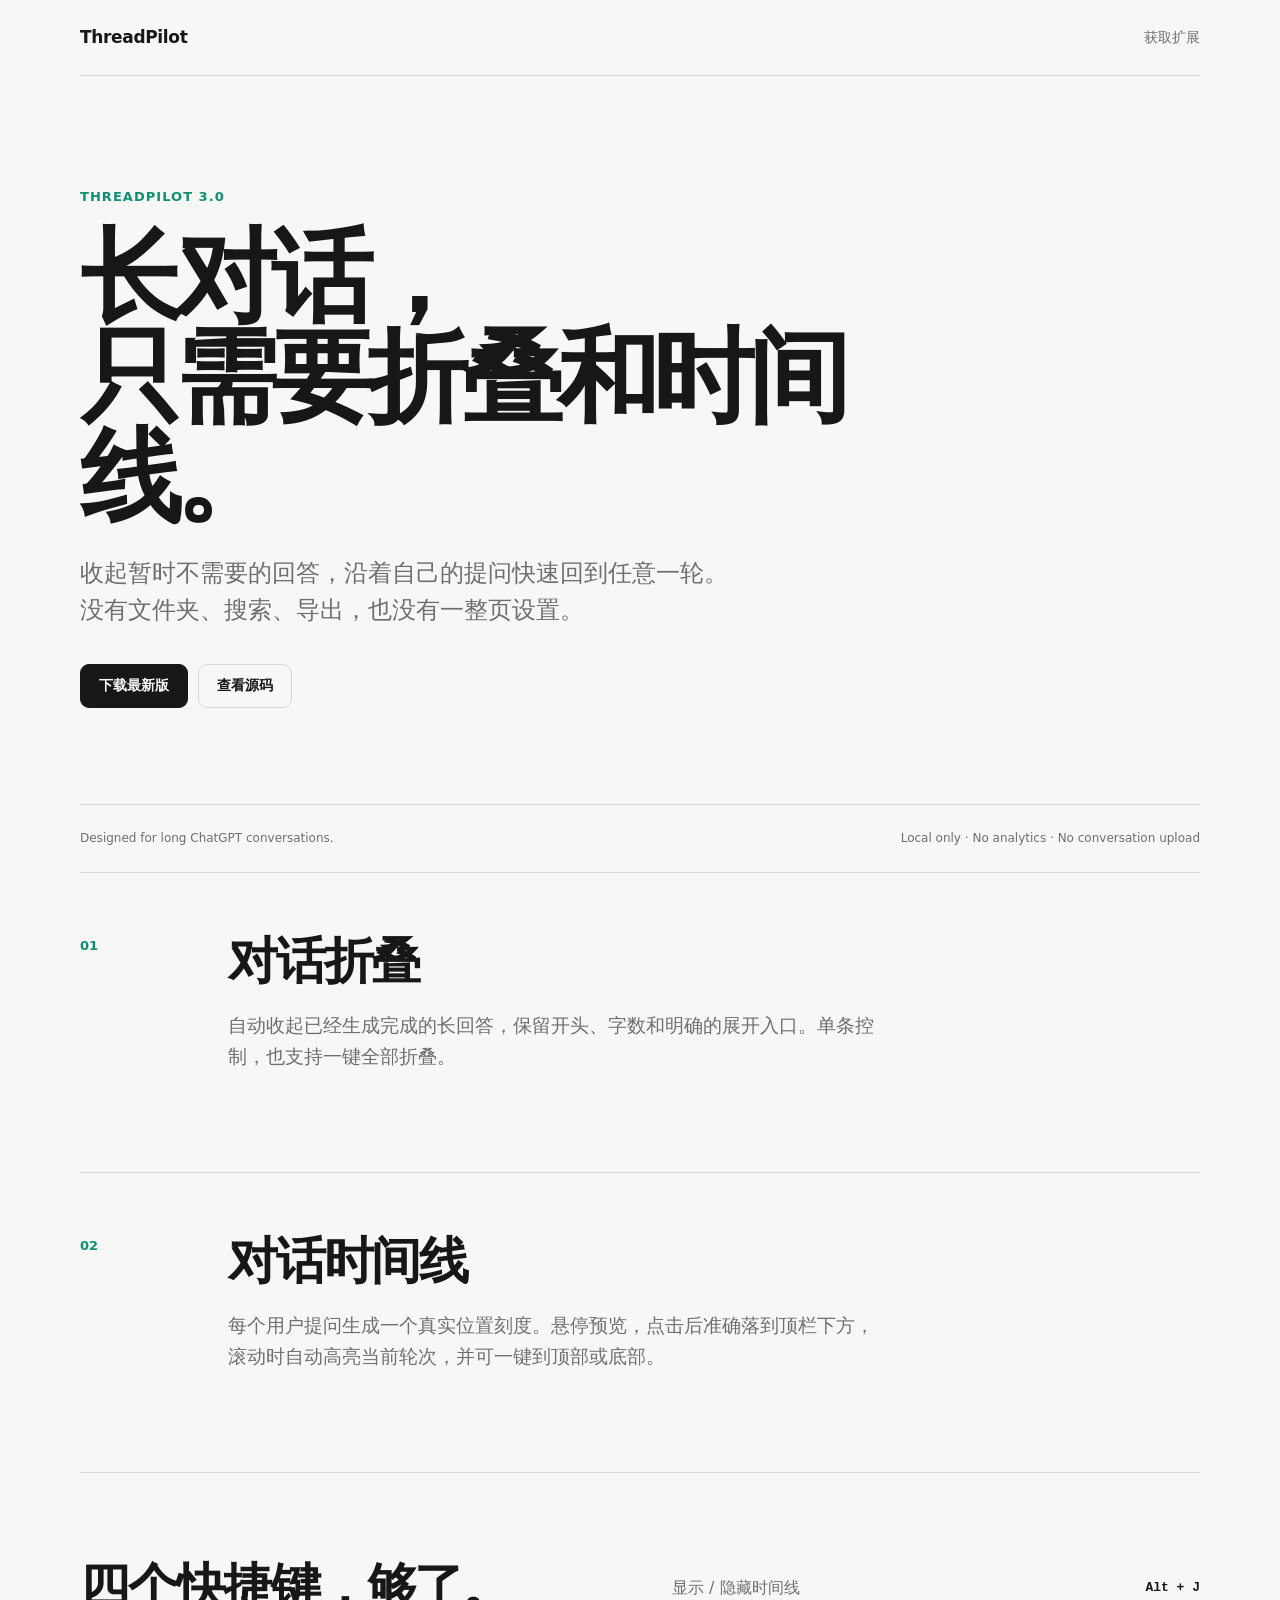
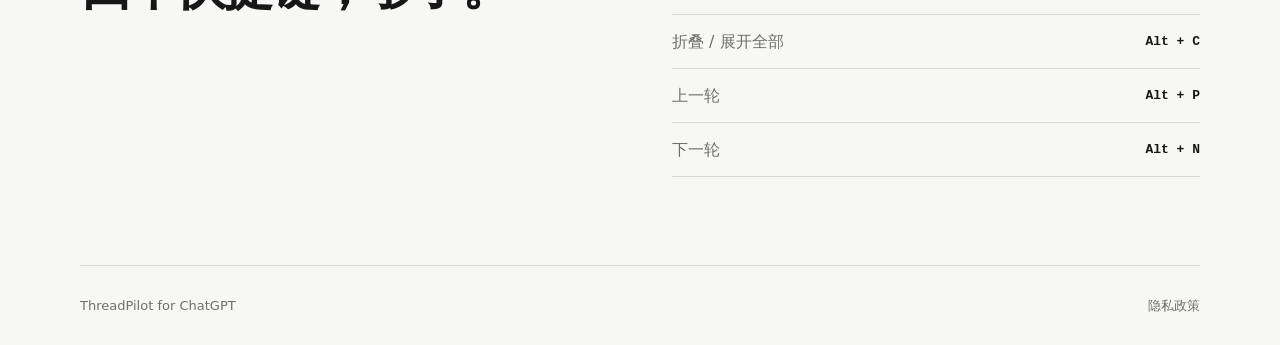
<file: docs/index.html>
<!doctype html>
<html lang="zh-CN">
<head>
  <meta charset="utf-8">
  <meta name="viewport" content="width=device-width, initial-scale=1">
  <title>ThreadPilot — 长对话，只需要折叠和时间线</title>
  <link rel="stylesheet" href="site.css">
</head>
<body>
  <main>
    <nav>
      <a class="wordmark" href="https://github.com/billowssun/threadpilot-for-chatgpt">ThreadPilot</a>
      <a class="nav-link" href="https://github.com/billowssun/threadpilot-for-chatgpt/releases/latest">获取扩展</a>
    </nav>

    <header class="hero">
      <p class="eyebrow">ThreadPilot 3.0</p>
      <h1>长对话，<br>只需要折叠和时间线。</h1>
      <p class="lede">收起暂时不需要的回答，沿着自己的提问快速回到任意一轮。没有文件夹、搜索、导出，也没有一整页设置。</p>
      <div class="actions">
        <a class="button primary" href="https://github.com/billowssun/threadpilot-for-chatgpt/releases/latest">下载最新版</a>
        <a class="button secondary" href="https://github.com/billowssun/threadpilot-for-chatgpt">查看源码</a>
      </div>
    </header>

    <section class="principle" aria-label="产品原则">
      <p>Designed for long ChatGPT conversations.</p>
      <p>Local only · No analytics · No conversation upload</p>
    </section>

    <section class="features">
      <article>
        <span class="index">01</span>
        <div>
          <h2>对话折叠</h2>
          <p>自动收起已经生成完成的长回答，保留开头、字数和明确的展开入口。单条控制，也支持一键全部折叠。</p>
        </div>
      </article>
      <article>
        <span class="index">02</span>
        <div>
          <h2>对话时间线</h2>
          <p>每个用户提问生成一个真实位置刻度。悬停预览，点击后准确落到顶栏下方，滚动时自动高亮当前轮次，并可一键到顶部或底部。</p>
        </div>
      </article>
    </section>

    <section class="shortcuts">
      <h2>四个快捷键，够了。</h2>
      <dl>
        <div><dt>显示 / 隐藏时间线</dt><dd>Alt + J</dd></div>
        <div><dt>折叠 / 展开全部</dt><dd>Alt + C</dd></div>
        <div><dt>上一轮</dt><dd>Alt + P</dd></div>
        <div><dt>下一轮</dt><dd>Alt + N</dd></div>
      </dl>
    </section>

    <footer>
      <span>ThreadPilot for ChatGPT</span>
      <a href="https://github.com/billowssun/threadpilot-for-chatgpt/blob/main/PRIVACY_POLICY.md">隐私政策</a>
    </footer>
  </main>
</body>
</html>
</file>
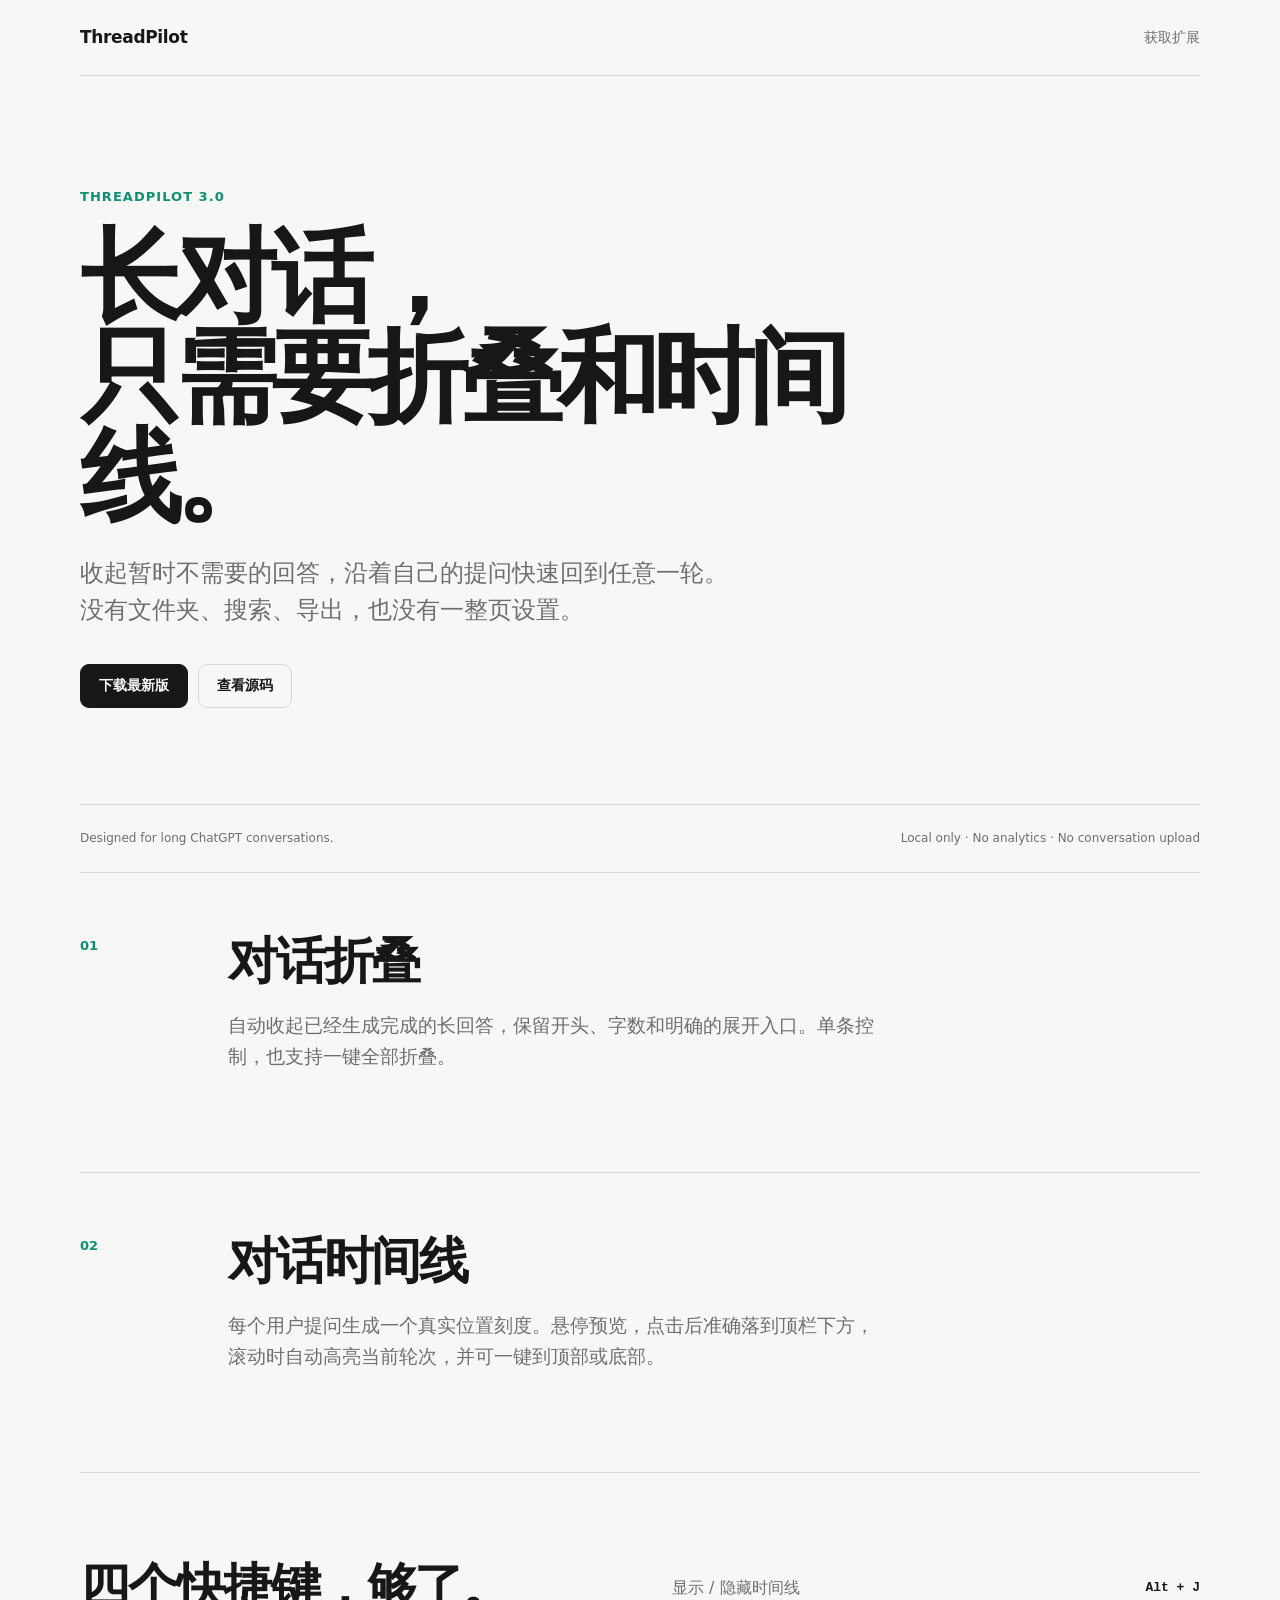
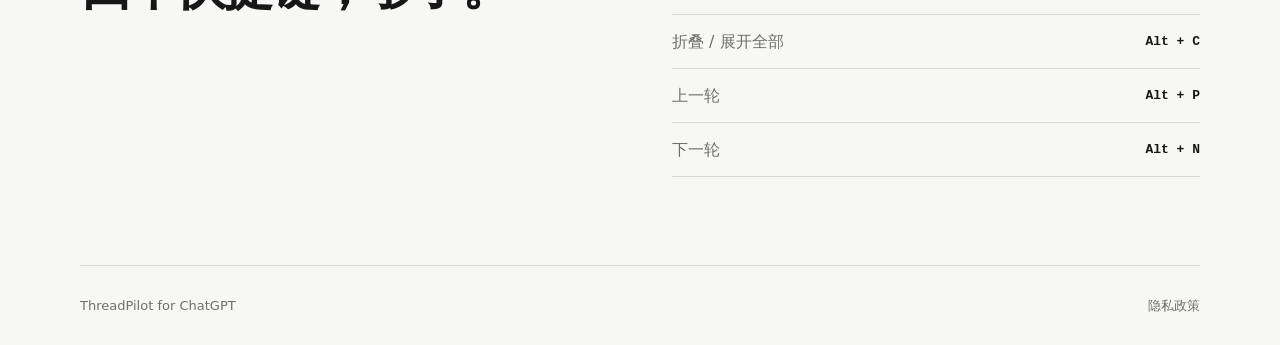
<file: about.html>
<!doctype html>
<html lang="zh-CN">
<head>
  <meta charset="utf-8">
  <meta name="viewport" content="width=device-width, initial-scale=1">
  <title>ThreadPilot — 长对话，只需要折叠和时间线</title>
  <link rel="stylesheet" href="docs/site.css">
</head>
<body>
  <main>
    <nav>
      <a class="wordmark" href="https://github.com/billowssun/threadpilot-for-chatgpt">ThreadPilot</a>
      <a class="nav-link" href="https://github.com/billowssun/threadpilot-for-chatgpt/releases/latest">获取扩展</a>
    </nav>

    <header class="hero">
      <p class="eyebrow">ThreadPilot 3.0</p>
      <h1>长对话，<br>只需要折叠和时间线。</h1>
      <p class="lede">收起暂时不需要的回答，沿着自己的提问快速回到任意一轮。没有文件夹、搜索、导出，也没有一整页设置。</p>
      <div class="actions">
        <a class="button primary" href="https://github.com/billowssun/threadpilot-for-chatgpt/releases/latest">下载最新版</a>
        <a class="button secondary" href="https://github.com/billowssun/threadpilot-for-chatgpt">查看源码</a>
      </div>
    </header>

    <section class="principle" aria-label="产品原则">
      <p>Designed for long ChatGPT conversations.</p>
      <p>Local only · No analytics · No conversation upload</p>
    </section>

    <section class="features">
      <article>
        <span class="index">01</span>
        <div>
          <h2>对话折叠</h2>
          <p>自动收起已经生成完成的长回答，保留开头、字数和明确的展开入口。单条控制，也支持一键全部折叠。</p>
        </div>
      </article>
      <article>
        <span class="index">02</span>
        <div>
          <h2>对话时间线</h2>
          <p>每个用户提问生成一个真实位置刻度。悬停预览，点击后准确落到顶栏下方，滚动时自动高亮当前轮次，并可一键到顶部或底部。</p>
        </div>
      </article>
    </section>

    <section class="shortcuts">
      <h2>四个快捷键，够了。</h2>
      <dl>
        <div><dt>显示 / 隐藏时间线</dt><dd>Alt + J</dd></div>
        <div><dt>折叠 / 展开全部</dt><dd>Alt + C</dd></div>
        <div><dt>上一轮</dt><dd>Alt + P</dd></div>
        <div><dt>下一轮</dt><dd>Alt + N</dd></div>
      </dl>
    </section>

    <footer>
      <span>ThreadPilot for ChatGPT</span>
      <a href="PRIVACY_POLICY.md">隐私政策</a>
    </footer>
  </main>
</body>
</html>
</file>
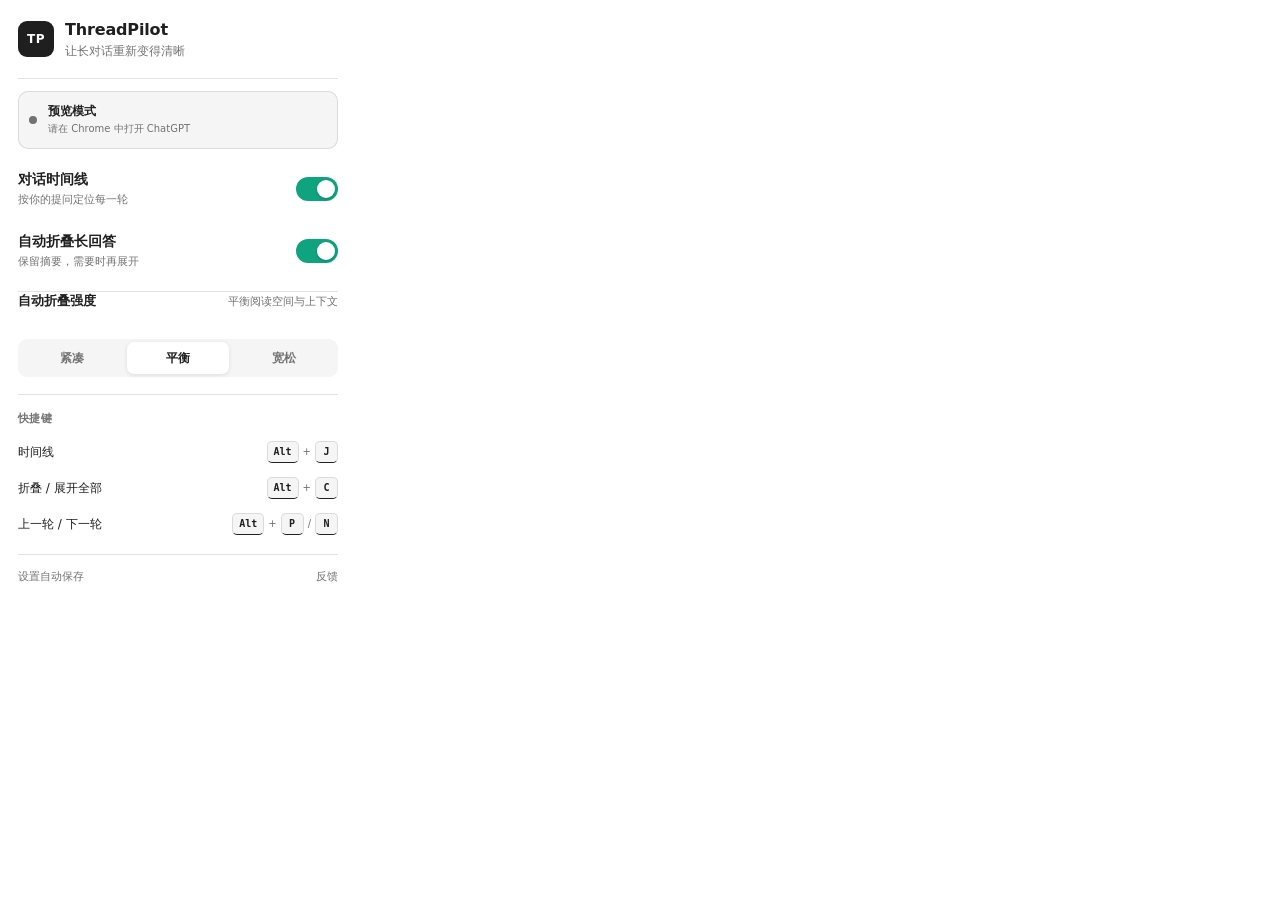
<file: popup.html>
<!doctype html>
<html lang="zh-CN">
<head>
  <meta charset="utf-8">
  <meta name="viewport" content="width=device-width, initial-scale=1">
  <title>ThreadPilot</title>
  <link rel="stylesheet" href="popup.css">
</head>
<body>
  <header class="brand">
    <div class="brand-mark" aria-hidden="true">TP</div>
    <div>
      <h1>ThreadPilot</h1>
      <p>让长对话重新变得清晰</p>
    </div>
  </header>

  <main>
    <section class="connection-card" id="connectionCard" data-state="checking" aria-live="polite">
      <span class="connection-dot" aria-hidden="true"></span>
      <span class="connection-copy">
        <strong id="connectionTitle">正在检查页面</strong>
        <small id="connectionDetail">确认 ThreadPilot 是否已连接</small>
      </span>
      <button id="reconnectPage" type="button" hidden>重新连接</button>
    </section>

    <section class="primary-settings" aria-label="核心功能">
      <label class="setting-row" for="timelineEnabled">
        <span class="setting-copy">
          <strong>对话时间线</strong>
          <small>按你的提问定位每一轮</small>
        </span>
        <span class="switch">
          <input id="timelineEnabled" type="checkbox">
          <span aria-hidden="true"></span>
        </span>
      </label>

      <label class="setting-row" for="autoCollapse">
        <span class="setting-copy">
          <strong>自动折叠长回答</strong>
          <small>保留摘要，需要时再展开</small>
        </span>
        <span class="switch">
          <input id="autoCollapse" type="checkbox">
          <span aria-hidden="true"></span>
        </span>
      </label>
    </section>

    <fieldset class="fold-density">
      <legend>
        <span>自动折叠强度</span>
        <small id="presetHint">平衡阅读空间与上下文</small>
      </legend>
      <div class="segment">
        <label>
          <input type="radio" name="foldPreset" value="compact">
          <span>紧凑</span>
        </label>
        <label>
          <input type="radio" name="foldPreset" value="balanced">
          <span>平衡</span>
        </label>
        <label>
          <input type="radio" name="foldPreset" value="relaxed">
          <span>宽松</span>
        </label>
      </div>
    </fieldset>

    <section class="shortcuts" aria-label="快捷键">
      <div class="section-title">快捷键</div>
      <dl>
        <div><dt>时间线</dt><dd><kbd>Alt</kbd><span>+</span><kbd>J</kbd></dd></div>
        <div><dt>折叠 / 展开全部</dt><dd><kbd>Alt</kbd><span>+</span><kbd>C</kbd></dd></div>
        <div><dt>上一轮 / 下一轮</dt><dd><kbd>Alt</kbd><span>+</span><kbd>P</kbd><span>/</span><kbd>N</kbd></dd></div>
      </dl>
    </section>
  </main>

  <footer>
    <span id="status" role="status" aria-live="polite">设置自动保存</span>
    <a href="https://github.com/billowssun/threadpilot-for-chatgpt" target="_blank" rel="noreferrer">反馈</a>
  </footer>

  <script src="popup.js"></script>
</body>
</html>
</file>
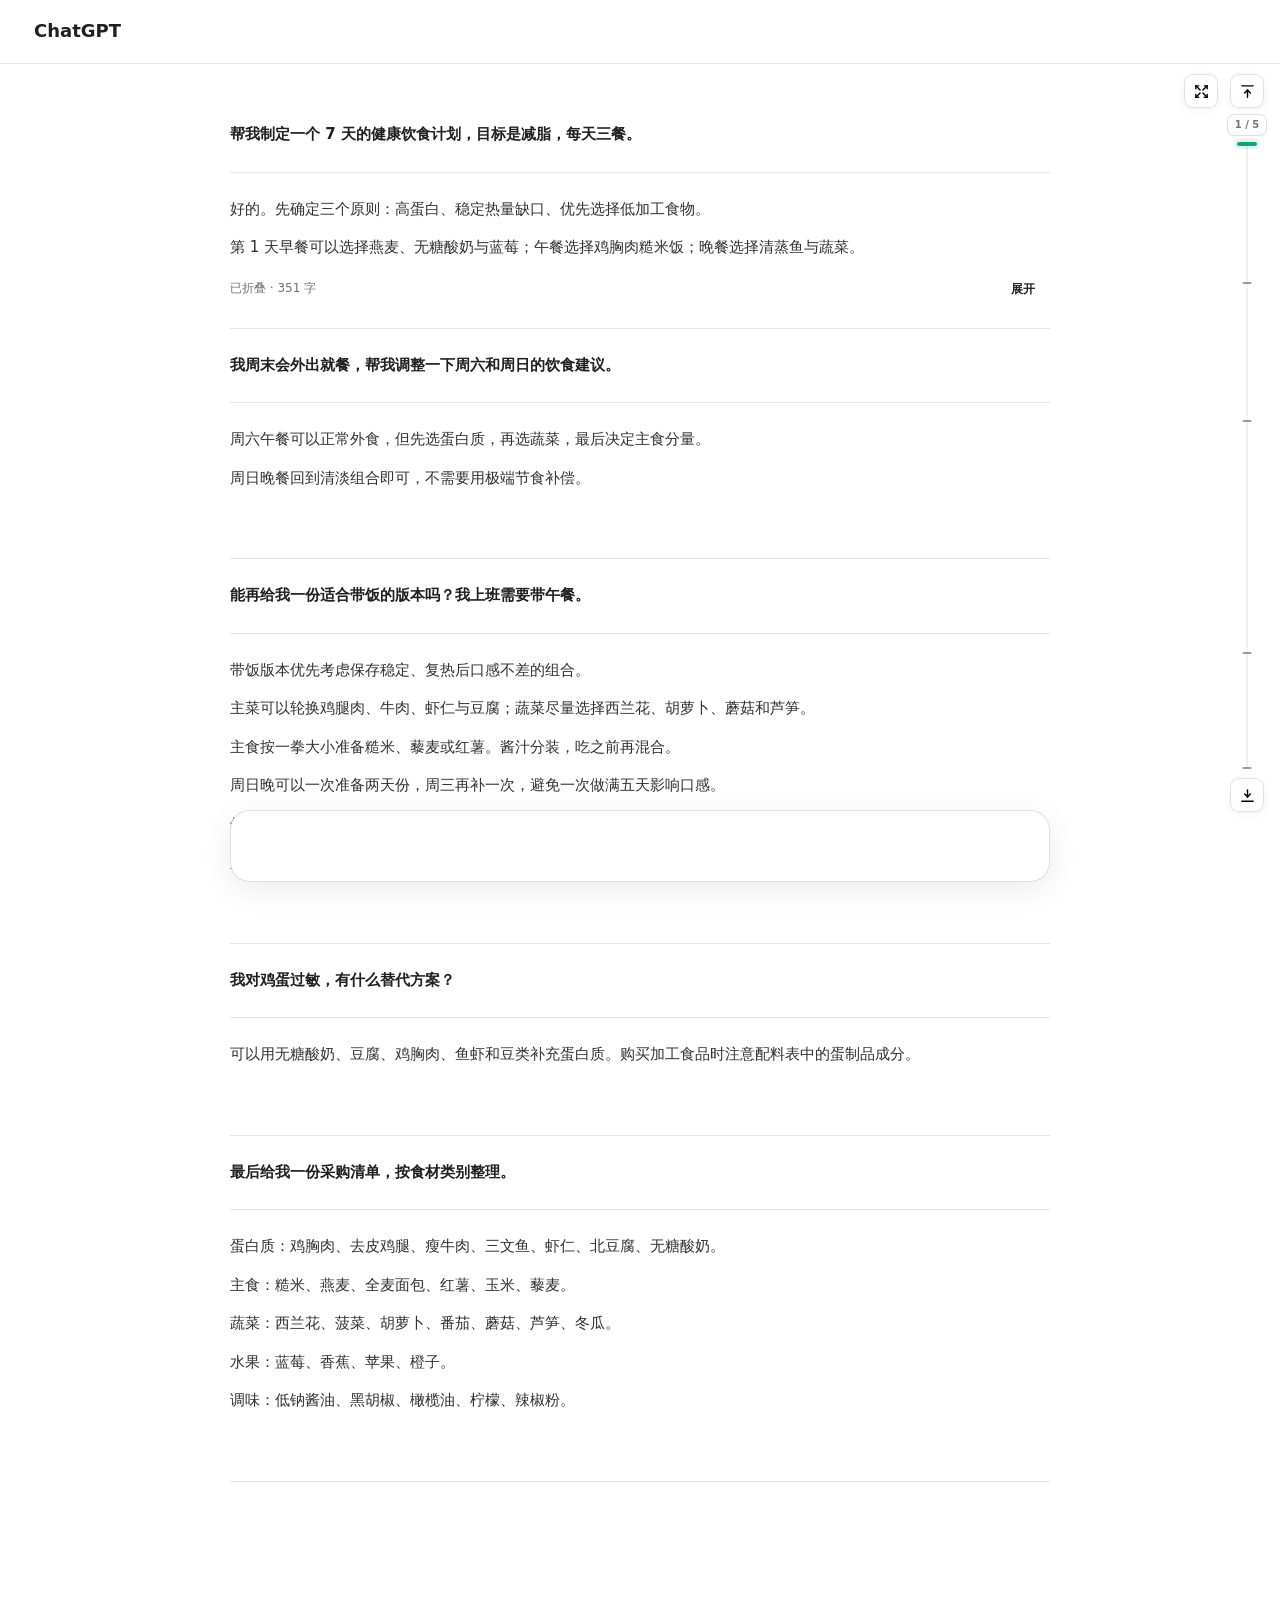
<file: tests/fixture.html>
<!doctype html>
<html lang="zh-CN">
<head>
  <meta charset="utf-8">
  <meta name="viewport" content="width=device-width, initial-scale=1">
  <title>ThreadPilot 长对话测试</title>
  <link rel="stylesheet" href="../styles.css">
  <style>
    :root {
      color-scheme: light;
    }

    * {
      box-sizing: border-box;
    }

    html {
      scroll-behavior: smooth;
    }

    body {
      margin: 0;
      background: #fff;
      color: #202020;
      font: 15px/1.7 ui-sans-serif, system-ui, -apple-system, BlinkMacSystemFont, "Segoe UI", "Microsoft YaHei", sans-serif;
    }

    header {
      position: sticky;
      z-index: 4;
      top: 0;
      height: 64px;
      padding: 0 34px;
      display: flex;
      align-items: center;
      border-bottom: 1px solid rgba(0, 0, 0, 0.1);
      background: rgba(255, 255, 255, 0.95);
      backdrop-filter: blur(12px);
    }

    header strong {
      font-size: 18px;
    }

    main {
      width: min(820px, calc(100vw - 150px));
      margin: 0 auto;
      padding: 34px 0 180px;
    }

    .scroll-shell {
      height: calc(100vh - 64px);
      overflow-y: auto;
      overscroll-behavior: contain;
    }

    article,
    section[data-testid^="conversation-turn-"] {
      padding: 24px 0;
      border-bottom: 1px solid rgba(0, 0, 0, 0.1);
    }

    [data-message-author-role="user"] {
      font-weight: 650;
    }

    [data-message-author-role="assistant"] {
      color: #303030;
    }

    .markdown p {
      margin: 0 0 13px;
    }

    .composer {
      position: fixed;
      z-index: 3;
      right: 50%;
      bottom: 18px;
      width: min(820px, calc(100vw - 150px));
      min-height: 72px;
      border: 1px solid rgba(0, 0, 0, 0.12);
      border-radius: 20px;
      background: #fff;
      box-shadow: 0 8px 30px rgba(0, 0, 0, 0.08);
      transform: translateX(50%);
    }

    html.dark body {
      background: #212121;
      color: #ececec;
    }

    html.dark header,
    html.dark .composer {
      border-color: rgba(255, 255, 255, 0.12);
      background: rgba(33, 33, 33, 0.95);
    }

    html.dark article,
    html.dark section[data-testid^="conversation-turn-"] {
      border-color: rgba(255, 255, 255, 0.12);
    }

    html.dark [data-message-author-role="assistant"] {
      color: #dedede;
    }

    @media (max-width: 700px) {
      main,
      .composer {
        width: calc(100vw - 66px);
      }
    }
  </style>
</head>
<body>
  <header><strong>ChatGPT</strong></header>
  <main>
    <article data-testid="conversation-turn-1">
      <div data-message-author-role="user" data-message-id="user-1">
        帮我制定一个 7 天的健康饮食计划，目标是减脂，每天三餐。
      </div>
    </article>
    <article data-testid="conversation-turn-2">
      <div data-message-author-role="assistant" data-message-id="assistant-1">
        <div class="markdown">
          <p>好的。先确定三个原则：高蛋白、稳定热量缺口、优先选择低加工食物。</p>
          <p>第 1 天早餐可以选择燕麦、无糖酸奶与蓝莓；午餐选择鸡胸肉糙米饭；晚餐选择清蒸鱼与蔬菜。</p>
          <p>第 2 天早餐可以选择全麦面包与鸡蛋；午餐选择牛肉沙拉；晚餐选择豆腐菌菇汤。</p>
          <p>第 3 天早餐可以选择香蕉奶昔；午餐选择三文鱼饭；晚餐选择虾仁炒蔬菜。</p>
          <p>第 4 天早餐可以选择低脂奶酪与水果；午餐选择鸡肉卷；晚餐选择番茄牛腩。</p>
          <p>第 5 天早餐可以选择玉米和鸡蛋；午餐选择金枪鱼意面；晚餐选择冬瓜虾皮汤。</p>
          <p>第 6 天早餐可以选择无糖豆浆与全麦馒头；午餐选择照烧鸡腿饭；晚餐选择杂粮粥。</p>
          <p>第 7 天早餐可以选择酸奶坚果杯；午餐选择外食中的清淡套餐；晚餐选择蔬菜豆腐煲。</p>
          <p>每天保证足量饮水，并按训练量调整主食。计划最重要的是可持续，不需要追求单日绝对精确。</p>
        </div>
      </div>
    </article>

    <article data-testid="conversation-turn-3">
      <div data-message-author-role="user" data-message-id="user-2">
        我周末会外出就餐，帮我调整一下周六和周日的饮食建议。
      </div>
    </article>
    <article data-testid="conversation-turn-4">
      <div data-message-author-role="assistant" data-message-id="assistant-2">
        <div class="markdown">
          <p>周六午餐可以正常外食，但先选蛋白质，再选蔬菜，最后决定主食分量。</p>
          <p>周日晚餐回到清淡组合即可，不需要用极端节食补偿。</p>
        </div>
      </div>
    </article>

    <article data-testid="conversation-turn-5">
      <div data-message-author-role="user" data-message-id="user-3">
        能再给我一份适合带饭的版本吗？我上班需要带午餐。
      </div>
    </article>
    <article data-testid="conversation-turn-6">
      <div data-message-author-role="assistant" data-message-id="assistant-3">
        <div class="markdown">
          <p>带饭版本优先考虑保存稳定、复热后口感不差的组合。</p>
          <p>主菜可以轮换鸡腿肉、牛肉、虾仁与豆腐；蔬菜尽量选择西兰花、胡萝卜、蘑菇和芦笋。</p>
          <p>主食按一拳大小准备糙米、藜麦或红薯。酱汁分装，吃之前再混合。</p>
          <p>周日晚可以一次准备两天份，周三再补一次，避免一次做满五天影响口感。</p>
          <p>便当盒最好选择密封分隔款。热食冷却后再盖盖子，减少水汽。</p>
          <p>如果午餐后容易困，可以把午餐主食减少四分之一，把这部分放到训练前。</p>
        </div>
      </div>
    </article>

    <article data-testid="conversation-turn-7">
      <div data-message-author-role="user" data-message-id="user-4">
        我对鸡蛋过敏，有什么替代方案？
      </div>
    </article>
    <article data-testid="conversation-turn-8">
      <div data-message-author-role="assistant" data-message-id="assistant-4">
        <div class="markdown">
          <p>可以用无糖酸奶、豆腐、鸡胸肉、鱼虾和豆类补充蛋白质。购买加工食品时注意配料表中的蛋制品成分。</p>
        </div>
      </div>
    </article>

    <article data-testid="conversation-turn-9">
      <div data-message-author-role="user" data-message-id="user-5">
        最后给我一份采购清单，按食材类别整理。
      </div>
    </article>
    <article data-testid="conversation-turn-10">
      <div data-message-author-role="assistant" data-message-id="assistant-5">
        <div class="markdown">
          <p>蛋白质：鸡胸肉、去皮鸡腿、瘦牛肉、三文鱼、虾仁、北豆腐、无糖酸奶。</p>
          <p>主食：糙米、燕麦、全麦面包、红薯、玉米、藜麦。</p>
          <p>蔬菜：西兰花、菠菜、胡萝卜、番茄、蘑菇、芦笋、冬瓜。</p>
          <p>水果：蓝莓、香蕉、苹果、橙子。</p>
          <p>调味：低钠酱油、黑胡椒、橄榄油、柠檬、辣椒粉。</p>
        </div>
      </div>
    </article>
  </main>
  <div class="composer" aria-label="消息输入框"></div>

  <script>
    (() => {
      if (new URLSearchParams(location.search).get('theme') === 'dark') {
        document.documentElement.classList.add('dark');
      }
      if (new URLSearchParams(location.search).get('streaming') === '1') {
        document.querySelector('[data-message-id="assistant-1"]').setAttribute('data-is-streaming', 'true');
      }
      const store = {
        timelineEnabled: true,
        autoCollapse: true,
        foldPreset: 'compact'
      };
      const listeners = [];
      const messageListeners = [];
      window.chrome = {
        runtime: {
          getURL(path) { return `../${path}`; },
          onMessage: {
            addListener(listener) { messageListeners.push(listener); }
          }
        },
        storage: {
          sync: {
            get(_keys, callback) { callback({ ...store }); },
            set(patch, callback) {
              Object.assign(store, patch);
              const changes = Object.fromEntries(
                Object.entries(patch).map(([key, value]) => [key, { newValue: value }])
              );
              listeners.forEach((listener) => listener(changes, 'sync'));
              callback?.();
            }
          },
          onChanged: {
            addListener(listener) { listeners.push(listener); }
          }
        }
      };

      const requestedTurns = Number(new URLSearchParams(location.search).get('turns') || 5);
      const main = document.querySelector('main');
      for (let turn = 6; turn <= requestedTurns; turn += 1) {
        const user = document.createElement('article');
        user.dataset.testid = `conversation-turn-${turn * 2 - 1}`;
        user.innerHTML = `<div data-message-author-role="user" data-message-id="user-${turn}">第 ${turn} 个测试问题：请继续细化这个计划。</div>`;
        const assistant = document.createElement('article');
        assistant.dataset.testid = `conversation-turn-${turn * 2}`;
        assistant.innerHTML = `<div data-message-author-role="assistant" data-message-id="assistant-${turn}"><div class="markdown"><p>这是第 ${turn} 轮回答，用于验证超长时间线的刻度数量、位置映射和当前轮次更新。</p></div></div>`;
        main.append(user, assistant);
      }

      if (new URLSearchParams(location.search).get('nested') === '1') {
        const shell = document.createElement('div');
        shell.className = 'scroll-shell';
        main.before(shell);
        shell.append(main);
      }

      if (new URLSearchParams(location.search).get('live') === '1') {
        main.querySelectorAll('article').forEach((article) => {
          const section = document.createElement('section');
          [...article.attributes].forEach((attribute) => {
            section.setAttribute(attribute.name, attribute.value);
          });
          section.innerHTML = article.innerHTML;
          article.replaceWith(section);
        });
      }

      if (new URLSearchParams(location.search).get('orphan') === '1') {
        main.querySelector('[data-message-author-role="user"]')
          ?.closest('[data-testid^="conversation-turn-"]')
          ?.remove();
      }

      window.__fixture = {
        ping() {
          let response;
          messageListeners.forEach((listener) => {
            listener({ type: 'threadpilot:ping' }, {}, (value) => {
              response = value;
            });
          });
          return response;
        },
        burst(count = 500) {
          const role = main.querySelector('[data-message-author-role="assistant"]');
          const markdown = role?.querySelector('.markdown');
          if (!role || !markdown) return 0;
          role.setAttribute('data-is-streaming', 'true');
          for (let index = 0; index < count; index += 1) {
            let token = markdown.querySelector('[data-fixture-token]');
            if (!token) {
              token = document.createElement('span');
              token.dataset.fixtureToken = '';
              markdown.append(token);
            }
            token.textContent = ` ${index}`;
          }
          return count;
        },
        stop() {
          const role = main.querySelector('[data-message-author-role="assistant"]');
          role?.removeAttribute('data-is-streaming');
          role?.querySelector('.markdown')?.append(document.createTextNode(' done'));
        }
      };

      const burstCount = Number(new URLSearchParams(location.search).get('burst') || 0);
      if (burstCount > 0) {
        window.setTimeout(() => {
          window.__fixture.burst(burstCount);
          window.setTimeout(() => window.__fixture.stop(), 700);
        }, 80);
      }
    })();
  </script>
  <script src="../content.js"></script>
</body>
</html>
</file>
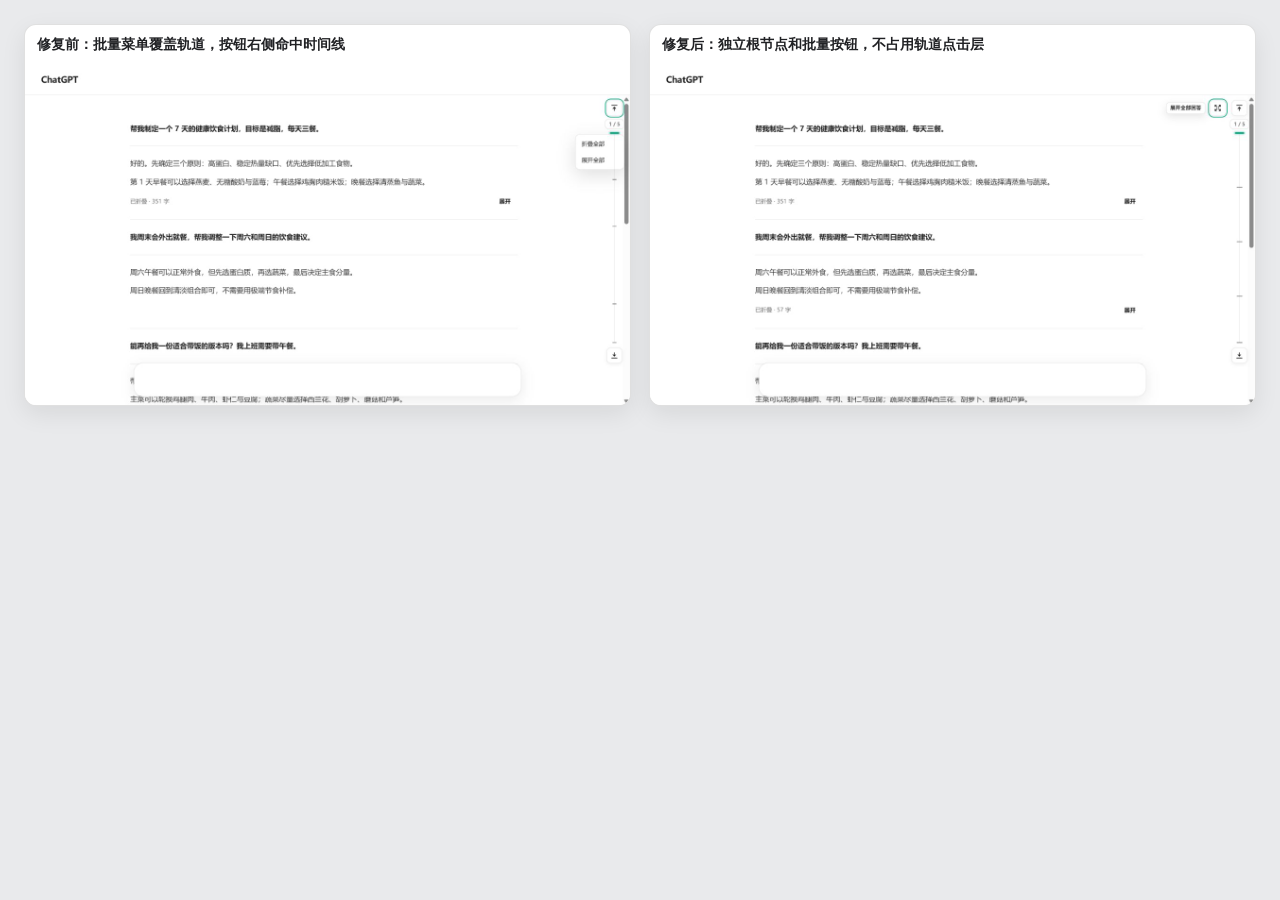
<file: .design-audit/fold-timeline-conflict/compare.html>
<!doctype html>
<html lang="zh-CN">
<head>
  <meta charset="utf-8">
  <meta name="viewport" content="width=device-width, initial-scale=1">
  <title>批量折叠与时间线冲突修复对照</title>
  <style>
    * { box-sizing: border-box; }
    body {
      margin: 0;
      padding: 24px;
      background: #e9eaec;
      color: #202124;
      font: 600 14px/1.4 system-ui, sans-serif;
    }
    main {
      display: grid;
      grid-template-columns: 1fr 1fr;
      gap: 18px;
    }
    figure {
      margin: 0;
      overflow: hidden;
      border: 1px solid rgba(0, 0, 0, 0.12);
      border-radius: 12px;
      background: #fff;
      box-shadow: 0 8px 24px rgba(0, 0, 0, 0.08);
    }
    figcaption { padding: 10px 12px; }
    img { width: 100%; display: block; }
  </style>
</head>
<body>
  <main>
    <figure>
      <figcaption>修复前：批量菜单覆盖轨道，按钮右侧命中时间线</figcaption>
      <img src="01-before-overlap.jpg" alt="修复前的控件重叠">
    </figure>
    <figure>
      <figcaption>修复后：独立根节点和批量按钮，不占用轨道点击层</figcaption>
      <img src="06-final-separated-roots.jpg" alt="修复后的独立批量折叠按钮">
    </figure>
  </main>
</body>
</html>
</file>
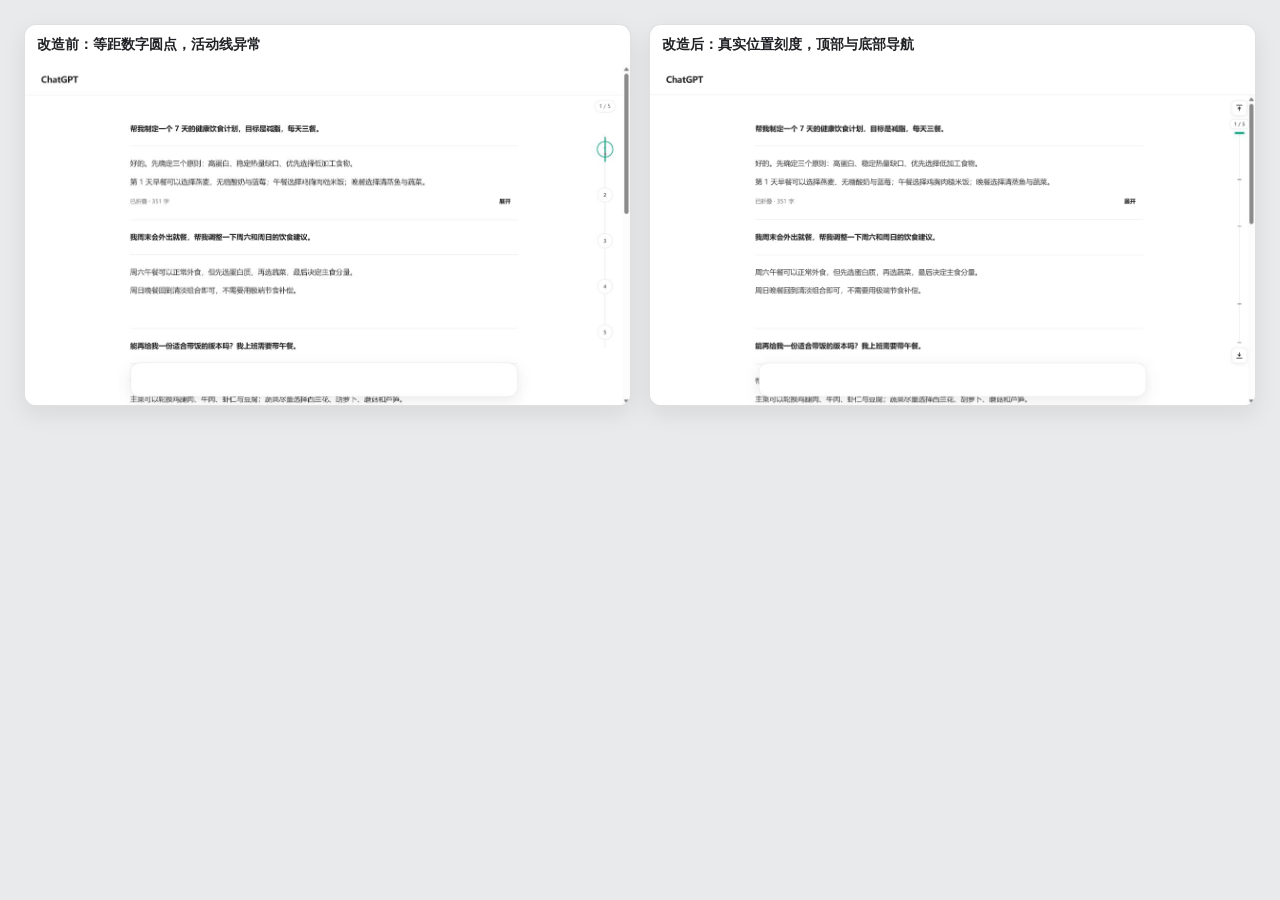
<file: .design-audit/timeline-v2/compare.html>
<!doctype html>
<html lang="zh-CN">
<head>
  <meta charset="utf-8">
  <meta name="viewport" content="width=device-width, initial-scale=1">
  <title>ThreadPilot 时间线前后对照</title>
  <style>
    * { box-sizing: border-box; }
    body {
      margin: 0;
      padding: 24px;
      background: #e9eaec;
      color: #202124;
      font: 600 14px/1.4 system-ui, sans-serif;
    }
    main {
      display: grid;
      grid-template-columns: 1fr 1fr;
      gap: 18px;
    }
    figure {
      margin: 0;
      overflow: hidden;
      border: 1px solid rgba(0, 0, 0, 0.12);
      border-radius: 12px;
      background: #fff;
      box-shadow: 0 8px 24px rgba(0, 0, 0, 0.08);
    }
    figcaption { padding: 10px 12px; }
    img { width: 100%; display: block; }
  </style>
</head>
<body>
  <main>
    <figure>
      <figcaption>改造前：等距数字圆点，活动线异常</figcaption>
      <img src="01-before.png" alt="时间线改造前">
    </figure>
    <figure>
      <figcaption>改造后：真实位置刻度，顶部与底部导航</figcaption>
      <img src="03-after-real-rail.jpg" alt="时间线改造后">
    </figure>
  </main>
</body>
</html>
</file>
<file: docs/site.css>
:root {
  color-scheme: light dark;
  --bg: #f7f7f5;
  --surface: #ffffff;
  --text: #171717;
  --muted: #6f6f6b;
  --line: rgba(0, 0, 0, 0.12);
  --accent: #0f8f72;
}

@media (prefers-color-scheme: dark) {
  :root {
    --bg: #181818;
    --surface: #222222;
    --text: #f0f0ed;
    --muted: #aaa9a3;
    --line: rgba(255, 255, 255, 0.13);
    --accent: #37b997;
  }
}

* {
  box-sizing: border-box;
}

html {
  scroll-behavior: smooth;
}

body {
  margin: 0;
  background: var(--bg);
  color: var(--text);
  font: 16px/1.65 ui-sans-serif, system-ui, -apple-system, BlinkMacSystemFont, "Segoe UI", "Microsoft YaHei", sans-serif;
}

main {
  width: min(1120px, calc(100% - 48px));
  margin: 0 auto;
}

nav {
  height: 76px;
  display: flex;
  align-items: center;
  justify-content: space-between;
  border-bottom: 1px solid var(--line);
}

a {
  color: inherit;
  text-decoration: none;
}

.wordmark {
  font-size: 17px;
  font-weight: 750;
  letter-spacing: -0.02em;
}

.nav-link {
  color: var(--muted);
  font-size: 14px;
}

.hero {
  max-width: 860px;
  padding: 110px 0 96px;
}

.eyebrow {
  margin: 0 0 20px;
  color: var(--accent);
  font-size: 13px;
  font-weight: 750;
  letter-spacing: 0.08em;
  text-transform: uppercase;
}

h1,
h2,
p {
  margin-top: 0;
}

h1 {
  margin-bottom: 28px;
  font-size: clamp(54px, 8vw, 102px);
  font-weight: 650;
  line-height: 0.98;
  letter-spacing: -0.065em;
}

.lede {
  max-width: 670px;
  margin-bottom: 34px;
  color: var(--muted);
  font-size: clamp(18px, 2.1vw, 24px);
  line-height: 1.55;
}

.actions {
  display: flex;
  gap: 10px;
  flex-wrap: wrap;
}

.button {
  min-height: 44px;
  padding: 0 18px;
  display: inline-flex;
  align-items: center;
  justify-content: center;
  border: 1px solid var(--line);
  border-radius: 9px;
  font-size: 14px;
  font-weight: 650;
}

.button.primary {
  border-color: var(--text);
  background: var(--text);
  color: var(--bg);
}

.button.secondary {
  background: transparent;
}

.principle {
  padding: 24px 0;
  display: flex;
  justify-content: space-between;
  gap: 24px;
  border-top: 1px solid var(--line);
  border-bottom: 1px solid var(--line);
  color: var(--muted);
  font-size: 12px;
}

.principle p {
  margin: 0;
}

.features article {
  min-height: 300px;
  padding: 62px 0;
  display: grid;
  grid-template-columns: 120px minmax(0, 1fr);
  gap: 28px;
  border-bottom: 1px solid var(--line);
}

.index {
  color: var(--accent);
  font-size: 13px;
  font-weight: 750;
  font-variant-numeric: tabular-nums;
}

.features h2,
.shortcuts h2 {
  margin-bottom: 22px;
  font-size: clamp(32px, 4vw, 50px);
  font-weight: 650;
  line-height: 1.05;
  letter-spacing: -0.045em;
}

.features p {
  max-width: 650px;
  margin-bottom: 0;
  color: var(--muted);
  font-size: 19px;
}

.shortcuts {
  padding: 88px 0;
  display: grid;
  grid-template-columns: 1fr 1fr;
  gap: 64px;
}

.shortcuts dl {
  margin: 0;
}

.shortcuts dl > div {
  min-height: 54px;
  display: flex;
  align-items: center;
  justify-content: space-between;
  gap: 28px;
  border-bottom: 1px solid var(--line);
}

.shortcuts dt {
  color: var(--muted);
}

.shortcuts dd {
  margin: 0;
  font: 650 13px/1 ui-monospace, SFMono-Regular, Consolas, monospace;
}

footer {
  min-height: 80px;
  display: flex;
  align-items: center;
  justify-content: space-between;
  border-top: 1px solid var(--line);
  color: var(--muted);
  font-size: 13px;
}

@media (max-width: 700px) {
  main {
    width: min(100% - 30px, 1120px);
  }

  .hero {
    padding: 72px 0 64px;
  }

  h1 {
    font-size: clamp(48px, 15vw, 76px);
  }

  .principle {
    display: grid;
  }

  .features article {
    min-height: 0;
    grid-template-columns: 1fr;
    gap: 16px;
  }

  .shortcuts {
    grid-template-columns: 1fr;
    gap: 28px;
  }
}
</file>
<file: popup.css>
:root {
  color-scheme: light dark;
  --surface: #ffffff;
  --surface-soft: #f5f5f5;
  --text: #1f1f1f;
  --muted: #727272;
  --line: rgba(0, 0, 0, 0.11);
  --accent: #10a37f;
  --accent-soft: rgba(16, 163, 127, 0.12);
}

@media (prefers-color-scheme: dark) {
  :root {
    --surface: #202020;
    --surface-soft: #2b2b2b;
    --text: #ececec;
    --muted: #a6a6a6;
    --line: rgba(255, 255, 255, 0.12);
    --accent: #2fbf9b;
    --accent-soft: rgba(47, 191, 155, 0.14);
  }
}

* {
  box-sizing: border-box;
}

body {
  width: 356px;
  margin: 0;
  padding: 18px;
  background: var(--surface);
  color: var(--text);
  font: 14px/1.45 ui-sans-serif, system-ui, -apple-system, BlinkMacSystemFont, "Segoe UI", "Microsoft YaHei", sans-serif;
}

.brand {
  display: flex;
  align-items: center;
  gap: 11px;
  padding-bottom: 17px;
  border-bottom: 1px solid var(--line);
}

.brand-mark {
  width: 36px;
  height: 36px;
  display: grid;
  place-items: center;
  border-radius: 9px;
  background: var(--text);
  color: var(--surface);
  font-size: 12px;
  font-weight: 800;
  letter-spacing: 0.04em;
}

h1,
p {
  margin: 0;
}

h1 {
  font-size: 16px;
  font-weight: 700;
  letter-spacing: -0.01em;
}

.brand p {
  margin-top: 2px;
  color: var(--muted);
  font-size: 12px;
}

.connection-card {
  min-height: 58px;
  margin-top: 12px;
  padding: 10px;
  display: grid;
  grid-template-columns: 10px minmax(0, 1fr) auto;
  align-items: center;
  gap: 9px;
  border: 1px solid var(--line);
  border-radius: 10px;
  background: var(--surface-soft);
}

.connection-dot {
  width: 8px;
  height: 8px;
  border-radius: 50%;
  background: var(--muted);
}

.connection-card[data-state="connected"] .connection-dot {
  background: var(--accent);
  box-shadow: 0 0 0 3px var(--accent-soft);
}

.connection-card[data-state="error"] .connection-dot {
  background: #d95040;
  box-shadow: 0 0 0 3px rgba(217, 80, 64, 0.12);
}

.connection-card[data-state="checking"] .connection-dot {
  animation: connection-pulse 900ms ease-in-out infinite alternate;
}

.connection-copy {
  min-width: 0;
  display: grid;
  gap: 2px;
}

.connection-copy strong {
  overflow: hidden;
  font-size: 12px;
  font-weight: 700;
  text-overflow: ellipsis;
  white-space: nowrap;
}

.connection-copy small {
  overflow: hidden;
  color: var(--muted);
  font-size: 10px;
  text-overflow: ellipsis;
  white-space: nowrap;
}

#reconnectPage {
  min-height: 30px;
  padding: 0 9px;
  border: 1px solid var(--line);
  border-radius: 7px;
  background: var(--surface);
  color: var(--text);
  font: 650 11px/1 ui-sans-serif, system-ui, sans-serif;
  cursor: pointer;
}

#reconnectPage:hover {
  border-color: color-mix(in srgb, var(--line) 180%, transparent);
}

#reconnectPage:focus-visible {
  outline: 2px solid var(--accent);
  outline-offset: 2px;
}

@keyframes connection-pulse {
  to {
    opacity: 0.35;
    transform: scale(0.72);
  }
}

.primary-settings {
  padding: 9px 0;
  border-bottom: 1px solid var(--line);
}

.setting-row {
  min-height: 62px;
  display: flex;
  align-items: center;
  justify-content: space-between;
  gap: 18px;
  cursor: pointer;
}

.setting-copy {
  min-width: 0;
  display: grid;
  gap: 3px;
}

.setting-copy strong {
  font-size: 14px;
  font-weight: 650;
}

.setting-copy small,
legend small {
  color: var(--muted);
  font-size: 11px;
  font-weight: 450;
}

.switch {
  position: relative;
  flex: 0 0 auto;
  width: 42px;
  height: 24px;
}

.switch input {
  position: absolute;
  width: 1px;
  height: 1px;
  opacity: 0;
}

.switch span {
  position: absolute;
  inset: 0;
  border-radius: 999px;
  background: #a9a9a9;
  transition: background 120ms ease;
}

.switch span::after {
  content: "";
  position: absolute;
  top: 3px;
  left: 3px;
  width: 18px;
  height: 18px;
  border-radius: 50%;
  background: #ffffff;
  box-shadow: 0 1px 3px rgba(0, 0, 0, 0.2);
  transition: transform 120ms ease;
}

.switch input:checked + span {
  background: var(--accent);
}

.switch input:checked + span::after {
  transform: translateX(18px);
}

.switch input:focus-visible + span {
  outline: 2px solid var(--accent);
  outline-offset: 2px;
}

.fold-density {
  margin: 0;
  padding: 17px 0;
  border: 0;
  border-bottom: 1px solid var(--line);
}

legend {
  width: 100%;
  padding: 0;
  display: flex;
  align-items: baseline;
  justify-content: space-between;
  gap: 12px;
  font-size: 13px;
  font-weight: 650;
}

.segment {
  margin-top: 12px;
  padding: 3px;
  display: grid;
  grid-template-columns: repeat(3, 1fr);
  gap: 3px;
  border-radius: 9px;
  background: var(--surface-soft);
}

.segment label {
  position: relative;
  cursor: pointer;
}

.segment input {
  position: absolute;
  width: 1px;
  height: 1px;
  opacity: 0;
}

.segment span {
  min-height: 32px;
  display: grid;
  place-items: center;
  border-radius: 7px;
  color: var(--muted);
  font-size: 12px;
  font-weight: 600;
}

.segment input:checked + span {
  background: var(--surface);
  color: var(--text);
  box-shadow: 0 1px 4px rgba(0, 0, 0, 0.1);
}

.segment input:focus-visible + span {
  outline: 2px solid var(--accent);
  outline-offset: 1px;
}

.shortcuts {
  padding-top: 16px;
}

.section-title {
  margin-bottom: 7px;
  color: var(--muted);
  font-size: 11px;
  font-weight: 650;
  letter-spacing: 0.04em;
  text-transform: uppercase;
}

dl {
  margin: 0;
}

dl > div {
  min-height: 36px;
  display: flex;
  align-items: center;
  justify-content: space-between;
  gap: 16px;
}

dt {
  font-size: 12px;
}

dd {
  margin: 0;
  display: flex;
  align-items: center;
  gap: 4px;
  color: var(--muted);
  font-size: 10px;
}

kbd {
  min-width: 23px;
  height: 22px;
  padding: 0 6px;
  display: inline-grid;
  place-items: center;
  border: 1px solid var(--line);
  border-bottom-color: color-mix(in srgb, var(--line) 170%, transparent);
  border-radius: 5px;
  background: var(--surface-soft);
  color: var(--text);
  font: 600 10px/1 ui-monospace, SFMono-Regular, Consolas, monospace;
}

footer {
  min-height: 34px;
  margin-top: 12px;
  padding-top: 11px;
  display: flex;
  align-items: center;
  justify-content: space-between;
  border-top: 1px solid var(--line);
  color: var(--muted);
  font-size: 11px;
}

footer a {
  color: var(--muted);
  text-decoration: none;
}

footer a:hover {
  color: var(--text);
}

@media (prefers-reduced-motion: reduce) {
  * {
    animation: none !important;
    transition: none !important;
  }
}
</file>
<file: styles.css>
:root {
  --tp-surface: rgba(255, 255, 255, 0.96);
  --tp-surface-soft: rgba(247, 247, 248, 0.96);
  --tp-text: #1f1f1f;
  --tp-muted: #737373;
  --tp-line: rgba(0, 0, 0, 0.12);
  --tp-line-strong: rgba(0, 0, 0, 0.2);
  --tp-accent: #10a37f;
  --tp-accent-soft: rgba(16, 163, 127, 0.12);
  --tp-shadow: 0 12px 36px rgba(0, 0, 0, 0.12);
}

html.dark,
body.dark,
[data-theme="dark"] {
  --tp-surface: rgba(33, 33, 33, 0.96);
  --tp-surface-soft: rgba(45, 45, 45, 0.96);
  --tp-text: #ececec;
  --tp-muted: #a6a6a6;
  --tp-line: rgba(255, 255, 255, 0.13);
  --tp-line-strong: rgba(255, 255, 255, 0.23);
  --tp-accent: #2fbf9b;
  --tp-accent-soft: rgba(47, 191, 155, 0.14);
  --tp-shadow: 0 14px 40px rgba(0, 0, 0, 0.34);
}

#threadpilot,
#threadpilot *,
#threadpilot-fold-actions,
#threadpilot-fold-actions * {
  box-sizing: border-box;
}

#threadpilot {
  position: fixed;
  z-index: 30;
  top: 74px;
  right: 12px;
  bottom: 88px;
  width: 42px;
  color: var(--tp-text);
  font: 500 12px/1.4 ui-sans-serif, system-ui, -apple-system, BlinkMacSystemFont, "Segoe UI", "Microsoft YaHei", sans-serif;
  pointer-events: none;
}

#threadpilot[hidden] {
  display: none !important;
}

#threadpilot-fold-actions {
  position: fixed;
  z-index: 30;
  top: 74px;
  right: 62px;
  width: 34px;
  height: 34px;
  color: var(--tp-text);
  font: 500 12px/1.4 ui-sans-serif, system-ui, -apple-system, BlinkMacSystemFont, "Segoe UI", "Microsoft YaHei", sans-serif;
  pointer-events: none;
}

#threadpilot-fold-actions[hidden] {
  display: none !important;
}

.tp-rail-head {
  position: absolute;
  top: 0;
  right: 0;
  width: 42px;
  display: flex;
  flex-direction: column;
  align-items: center;
  gap: 6px;
  justify-content: center;
  pointer-events: auto;
}

.tp-position {
  min-width: 40px;
  height: 22px;
  padding: 0 5px;
  display: inline-flex;
  align-items: center;
  justify-content: center;
  border: 1px solid var(--tp-line);
  border-radius: 7px;
  background: var(--tp-surface);
  color: var(--tp-muted);
  font-size: 10px;
  font-weight: 650;
  font-variant-numeric: tabular-nums;
  white-space: nowrap;
  backdrop-filter: blur(12px);
  -webkit-backdrop-filter: blur(12px);
}

.tp-node:focus-visible,
.tp-boundary-button:focus-visible,
.tp-fold-all-toggle:focus-visible,
.tp-fold-toggle:focus-visible {
  outline: 2px solid var(--tp-accent);
  outline-offset: 2px;
}

.tp-viewport {
  position: absolute;
  inset: 70px 0 44px;
  overflow: visible;
  pointer-events: auto;
}

.tp-track {
  --tp-progress: 0%;
  position: relative;
  width: 100%;
  height: 100%;
  cursor: ns-resize;
  touch-action: none;
  user-select: none;
}

.tp-track::before {
  content: "";
  position: absolute;
  top: 0;
  bottom: 0;
  left: 50%;
  width: 1px;
  background: var(--tp-line);
  transform: translateX(-50%);
  pointer-events: none;
}

.tp-progress {
  position: absolute;
  z-index: 1;
  top: 0;
  left: 50%;
  width: 2px;
  height: var(--tp-progress);
  border-radius: 999px;
  background: var(--tp-accent);
  transform: translateX(-50%);
  pointer-events: none;
  transition: height 140ms ease;
}

.tp-node {
  position: absolute;
  z-index: 2;
  left: 0;
  width: 100%;
  min-height: 1px;
  padding: 0;
  border: 0;
  background: transparent;
  color: inherit;
  cursor: pointer;
}

.tp-tick {
  position: absolute;
  top: var(--tp-node-point, 50%);
  left: 50%;
  width: 9px;
  height: 2px;
  border-radius: 999px;
  background: var(--tp-muted);
  opacity: 0.72;
  transform: translate(-50%, -50%);
  transition: width 110ms ease, height 110ms ease, opacity 110ms ease, background 110ms ease;
}

.tp-node:hover .tp-tick,
.tp-node.is-scrubbed .tp-tick,
.tp-node:focus-visible .tp-tick {
  width: 17px;
  height: 3px;
  background: var(--tp-text);
  opacity: 1;
}

.tp-node.is-collapsed .tp-tick {
  width: 12px;
  opacity: 0.92;
}

.tp-node.is-active .tp-tick {
  width: 20px;
  height: 4px;
  background: var(--tp-accent);
  box-shadow: 0 0 0 3px var(--tp-accent-soft);
  opacity: 1;
}

.tp-rail-foot {
  position: absolute;
  right: 0;
  bottom: 0;
  width: 42px;
  display: flex;
  justify-content: center;
  pointer-events: auto;
}

.tp-boundary-button {
  width: 34px;
  height: 34px;
  padding: 0;
  display: grid;
  place-items: center;
  border: 1px solid var(--tp-line);
  border-radius: 9px;
  background: var(--tp-surface);
  color: var(--tp-text);
  cursor: pointer;
  box-shadow: 0 2px 8px rgba(0, 0, 0, 0.06);
  backdrop-filter: blur(12px);
  -webkit-backdrop-filter: blur(12px);
  transition: border-color 110ms ease, background 110ms ease, transform 110ms ease;
}

.tp-fold-all-toggle {
  position: relative;
  z-index: 4;
  width: 34px;
  height: 34px;
  padding: 0;
  display: grid;
  place-items: center;
  border: 1px solid var(--tp-line);
  border-radius: 9px;
  background: var(--tp-surface);
  color: var(--tp-text);
  box-shadow: 0 2px 8px rgba(0, 0, 0, 0.06);
  cursor: pointer;
  pointer-events: auto;
  backdrop-filter: blur(12px);
  -webkit-backdrop-filter: blur(12px);
  transition: border-color 110ms ease, background 110ms ease, transform 110ms ease;
}

.tp-fold-all-toggle:hover {
  border-color: var(--tp-line-strong);
  background: var(--tp-surface-soft);
  transform: translateY(-1px);
}

.tp-fold-all-toggle:disabled {
  cursor: default;
  opacity: 0.45;
  transform: none;
}

.tp-fold-all-toggle img {
  width: 17px;
  height: 17px;
  display: block;
}

.tp-control-tooltip {
  position: absolute;
  top: 50%;
  right: 42px;
  padding: 6px 8px;
  border: 1px solid var(--tp-line);
  border-radius: 7px;
  background: var(--tp-surface);
  color: var(--tp-text);
  box-shadow: 0 6px 18px rgba(0, 0, 0, 0.1);
  font-size: 11px;
  font-weight: 600;
  line-height: 1;
  white-space: nowrap;
  opacity: 0;
  visibility: hidden;
  transform: translate(4px, -50%);
  transition: opacity 100ms ease, transform 100ms ease, visibility 100ms;
  pointer-events: none;
}

.tp-fold-all-toggle:hover .tp-control-tooltip,
.tp-fold-all-toggle:focus-visible .tp-control-tooltip {
  opacity: 1;
  visibility: visible;
  transform: translate(0, -50%);
}

.tp-boundary-button:hover {
  border-color: var(--tp-line-strong);
  background: var(--tp-surface-soft);
  transform: translateY(-1px);
}

.tp-boundary-button img {
  width: 17px;
  height: 17px;
  display: block;
}

html.dark .tp-boundary-button img,
body.dark .tp-boundary-button img,
[data-theme="dark"] .tp-boundary-button img,
html.dark .tp-fold-all-toggle img,
body.dark .tp-fold-all-toggle img,
[data-theme="dark"] .tp-fold-all-toggle img {
  filter: invert(1);
}

.tp-preview {
  --tp-preview-y: 50vh;
  position: fixed;
  z-index: 31;
  top: var(--tp-preview-y);
  right: 64px;
  width: min(292px, calc(100vw - 96px));
  max-height: 214px;
  padding: 12px;
  border: 1px solid var(--tp-line);
  border-radius: 11px;
  background: var(--tp-surface);
  color: var(--tp-text);
  box-shadow: 0 10px 28px rgba(0, 0, 0, 0.13);
  opacity: 1;
  overflow: hidden;
  transform: translateY(-50%);
  transition: opacity 100ms ease, transform 100ms ease, visibility 100ms;
  pointer-events: none;
  backdrop-filter: blur(18px);
  -webkit-backdrop-filter: blur(18px);
}

.tp-preview[aria-hidden="true"] {
  opacity: 0;
  visibility: hidden;
  transform: translate(6px, -50%);
}

.tp-preview::after {
  content: "";
  position: absolute;
  top: 50%;
  right: -5px;
  width: 9px;
  height: 9px;
  border-top: 1px solid var(--tp-line);
  border-right: 1px solid var(--tp-line);
  background: var(--tp-surface);
  transform: translateY(-50%) rotate(45deg);
}

.tp-preview-meta {
  display: flex;
  align-items: center;
  justify-content: space-between;
  gap: 12px;
  color: var(--tp-muted);
  font-size: 11px;
}

.tp-preview-index {
  color: var(--tp-text);
  font-size: 12px;
}

.tp-preview-prompt {
  margin-top: 8px;
  color: var(--tp-text);
  font-size: 13px;
  font-weight: 650;
  line-height: 1.45;
}

.tp-preview-answer {
  margin-top: 7px;
  display: -webkit-box;
  overflow: hidden;
  color: var(--tp-muted);
  font-size: 12px;
  line-height: 1.5;
  -webkit-box-orient: vertical;
  -webkit-line-clamp: 3;
}

.tp-preview-hint {
  margin-top: 10px;
  color: var(--tp-muted);
  font-size: 10px;
  text-align: right;
}

.tp-assistant-turn {
  position: relative;
}

.tp-answer-collapsed {
  position: relative !important;
  max-height: min(var(--tp-fold-height, 420px), 4.8em) !important;
  overflow: hidden !important;
}

.tp-fold-control {
  min-height: 30px;
  margin-top: 5px;
  display: flex;
  align-items: center;
  justify-content: space-between;
  gap: 16px;
  color: var(--tp-muted);
  font: 500 12px/1.3 ui-sans-serif, system-ui, -apple-system, BlinkMacSystemFont, "Segoe UI", "Microsoft YaHei", sans-serif;
}

.tp-fold-status {
  opacity: 0;
  transition: opacity 100ms ease;
}

.tp-fold-control[data-collapsed="true"] .tp-fold-status,
.tp-assistant-turn:hover .tp-fold-status,
.tp-assistant-turn:focus-within .tp-fold-status {
  opacity: 1;
}

.tp-fold-toggle {
  min-width: 54px;
  min-height: 30px;
  padding: 0 10px;
  border: 0;
  border-radius: 7px;
  background: transparent;
  color: var(--tp-text);
  font: 600 12px/1 ui-sans-serif, system-ui, -apple-system, BlinkMacSystemFont, "Segoe UI", "Microsoft YaHei", sans-serif;
  cursor: pointer;
  opacity: 0;
  transition: background 100ms ease, opacity 100ms ease;
}

.tp-fold-control[data-collapsed="true"] .tp-fold-toggle,
.tp-assistant-turn:hover .tp-fold-toggle,
.tp-assistant-turn:focus-within .tp-fold-toggle {
  opacity: 1;
}

.tp-fold-toggle:hover {
  background: var(--tp-surface-soft);
}

.tp-jump-target {
  animation: tp-jump-highlight 1.2s ease-out;
}

@keyframes tp-jump-highlight {
  0% {
    box-shadow: 0 0 0 4px var(--tp-accent-soft);
  }
  100% {
    box-shadow: 0 0 0 0 transparent;
  }
}

@media (max-width: 900px) {
  #threadpilot {
    right: 4px;
    width: 38px;
  }

  #threadpilot-fold-actions {
    right: 50px;
    width: 32px;
    height: 32px;
  }

  .tp-rail-head,
  .tp-rail-foot {
    width: 38px;
  }

  .tp-position {
    min-width: 36px;
    padding: 0 5px;
    font-size: 10px;
  }

  .tp-boundary-button {
    width: 32px;
    height: 32px;
  }

  .tp-fold-all-toggle {
    width: 32px;
    height: 32px;
  }

  .tp-preview {
    right: 52px;
    width: min(292px, calc(100vw - 76px));
  }
}

@media (max-width: 640px) {
  #threadpilot {
    top: 70px;
    right: 2px;
    bottom: 82px;
    width: 32px;
  }

  #threadpilot-fold-actions {
    top: 70px;
    right: 40px;
    width: 30px;
    height: 30px;
  }

  .tp-rail-head,
  .tp-rail-foot {
    width: 32px;
  }

  .tp-position {
    min-width: 32px;
    width: 32px;
    padding: 0 2px;
    background: var(--tp-surface);
    font-size: 9px;
  }

  .tp-boundary-button {
    width: 30px;
    height: 30px;
    border-radius: 8px;
  }

  .tp-fold-all-toggle {
    width: 30px;
    height: 30px;
    border-radius: 8px;
  }

  .tp-boundary-button img,
  .tp-fold-all-toggle img {
    width: 15px;
    height: 15px;
  }

  .tp-preview {
    right: 42px;
    width: min(280px, calc(100vw - 52px));
  }

}

@media (prefers-reduced-motion: reduce) {
  #threadpilot *,
  .tp-jump-target {
    scroll-behavior: auto !important;
    animation: none !important;
    transition: none !important;
  }
}
</file>
